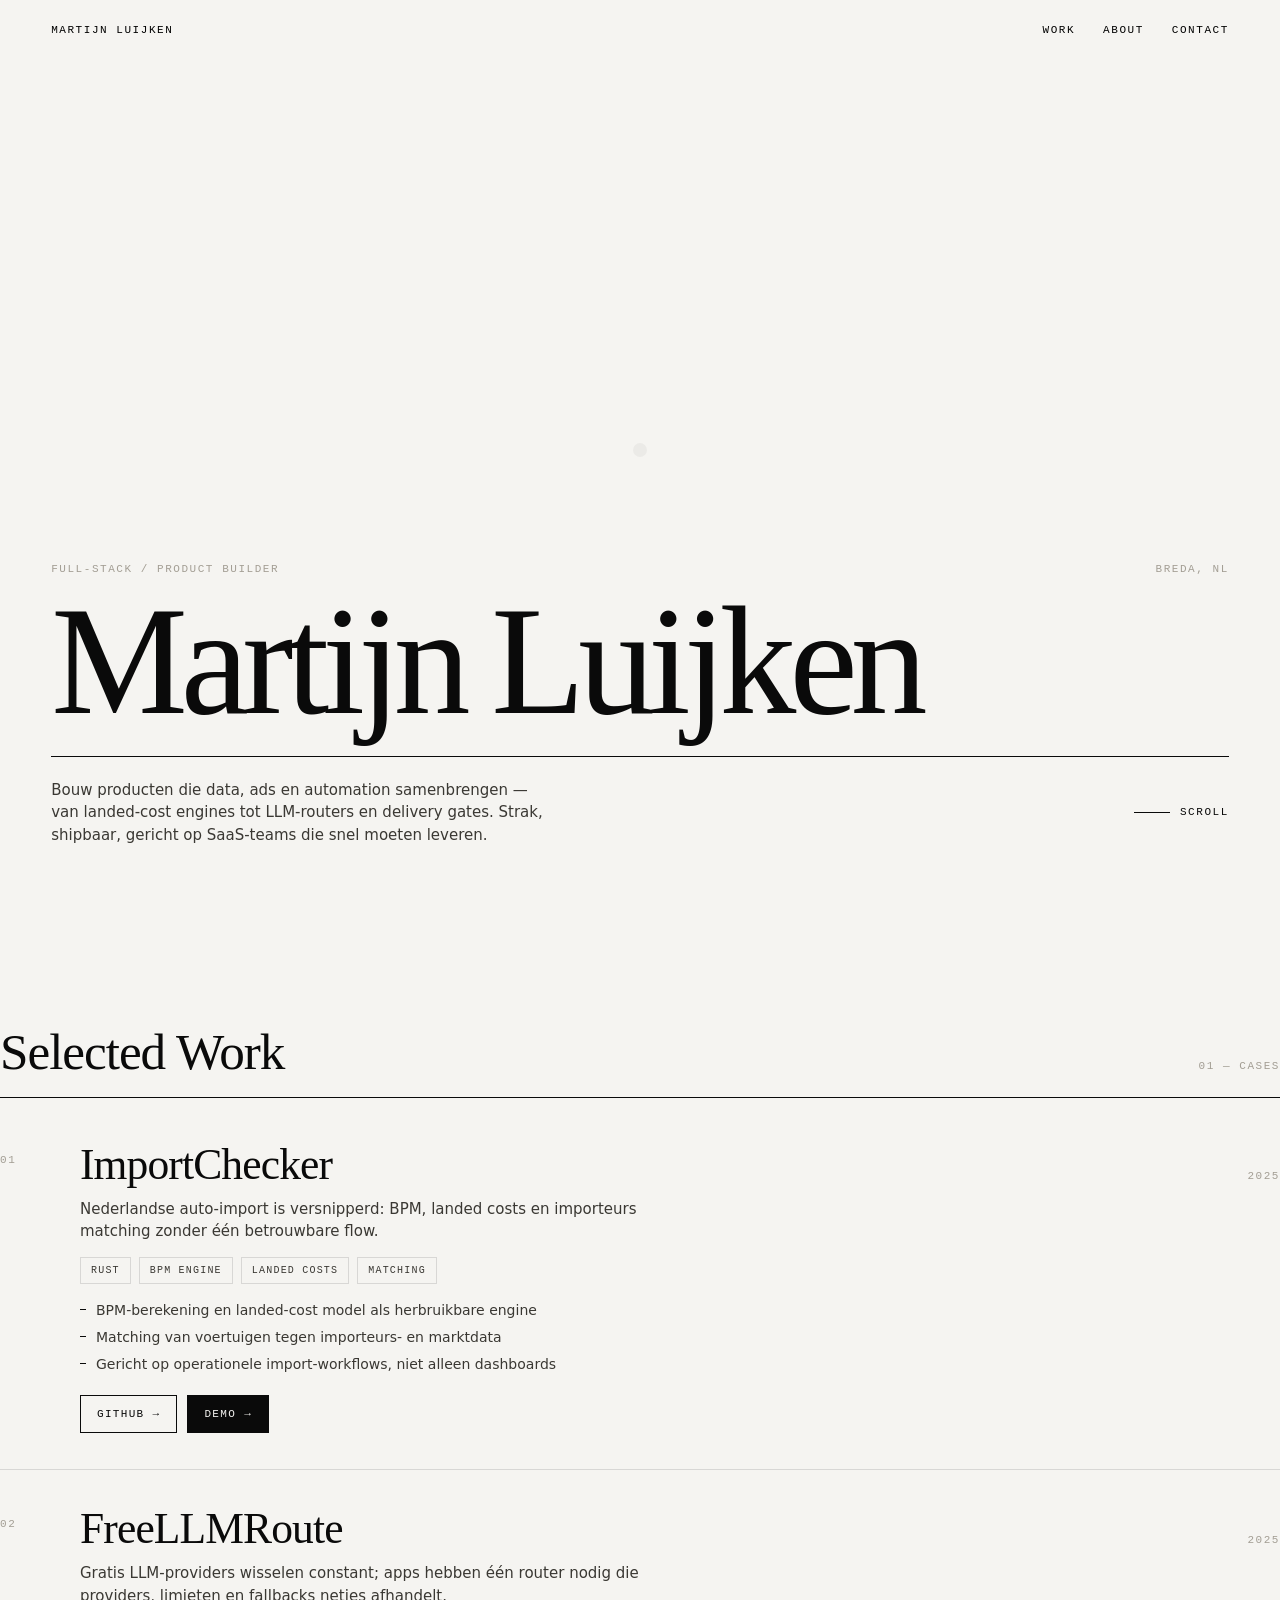
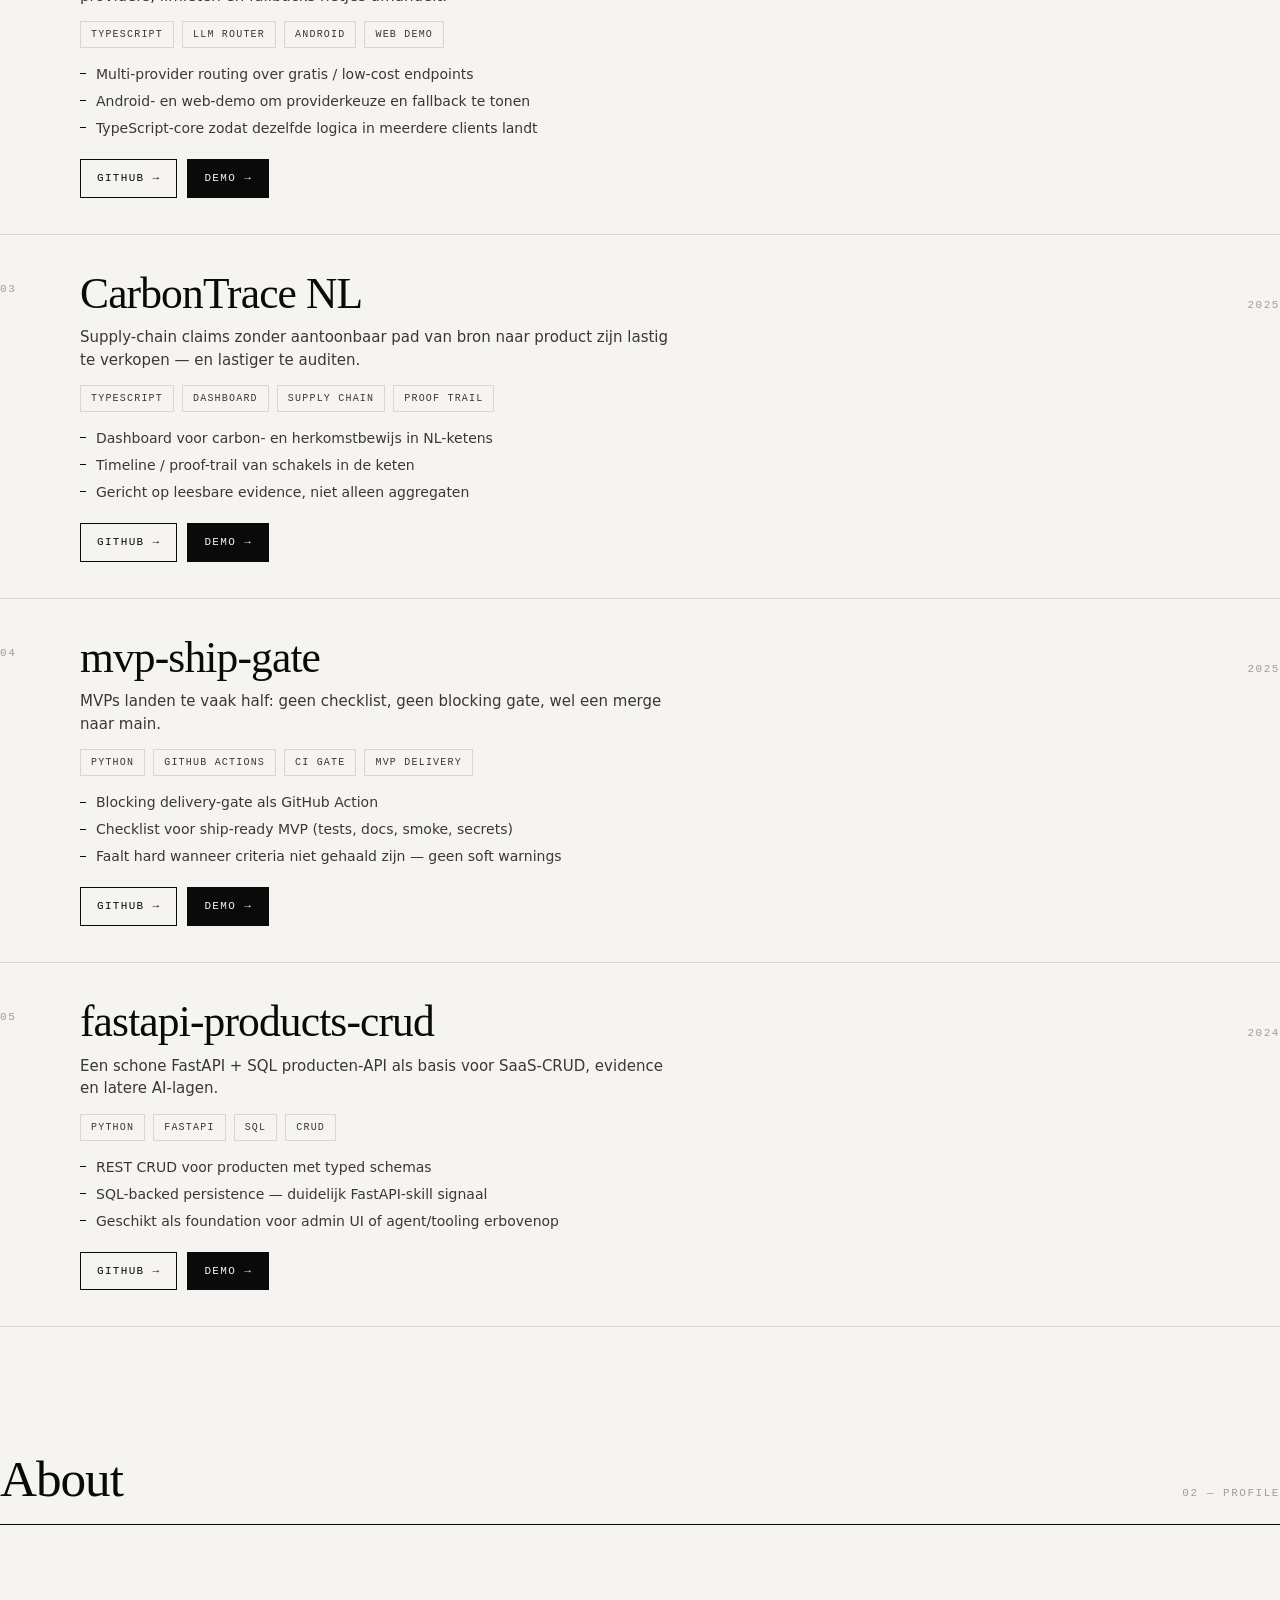
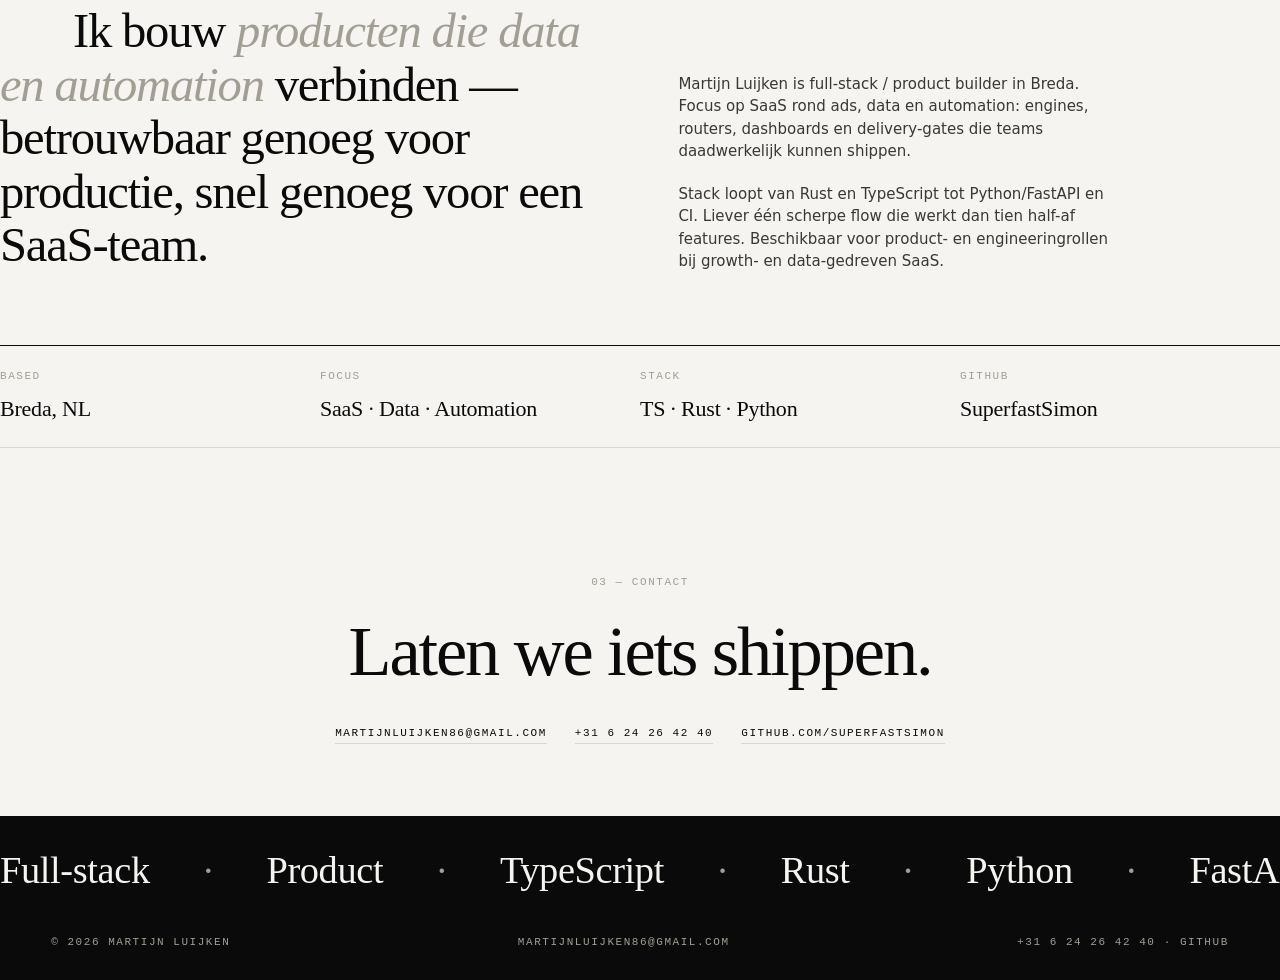
<file: index.html>
<!DOCTYPE html>
<html lang="nl">
<head>
<meta charset="utf-8">
<meta name="viewport" content="width=device-width, initial-scale=1">
<meta name="description" content="Martijn Luijken — full-stack / product builder in Breda. SaaS, data pipelines, automation.">
<title>Martijn Luijken — Full-stack / Product Builder</title>
<link rel="stylesheet" href="assets/site.css">
</head>
<body>

<div class="cursor" id="cursor" aria-hidden="true"><span>View</span></div>

<header>
  <a href="#top">Martijn Luijken</a>
  <nav>
    <a href="#work">Work</a>
    <a href="#about">About</a>
    <a href="#contact">Contact</a>
  </nav>
</header>

<main id="top">
  <section class="hero wrap">
    <div class="hero-meta">
      <span>Full-stack / Product builder</span>
      <span>Breda, NL</span>
    </div>
    <h1 class="name" id="name" aria-label="Martijn Luijken"></h1>
    <div class="hero-line">
      <p>Bouw producten die data, ads en automation samenbrengen — van landed-cost engines tot LLM-routers en delivery gates. Strak, shipbaar, gericht op SaaS-teams die snel moeten leveren.</p>
      <span class="scroll"><i></i> Scroll</span>
    </div>
  </section>

  <section class="section wrap" id="work">
    <div class="section-head reveal">
      <h2>Selected Work</h2>
      <span class="index">01 — Cases</span>
    </div>
    <ul class="cases" id="projects">

      <li class="case reveal" data-art="1">
        <span class="num">01</span>
        <div class="case-body">
          <div class="case-top">
            <h3>ImportChecker</h3>
            <span class="year">2025</span>
          </div>
          <p class="problem">Nederlandse auto-import is versnipperd: BPM, landed costs en importeurs matching zonder één betrouwbare flow.</p>
          <div class="tags">
            <span class="tag">Rust</span>
            <span class="tag">BPM engine</span>
            <span class="tag">Landed costs</span>
            <span class="tag">Matching</span>
          </div>
          <ul class="bullets">
            <li>BPM-berekening en landed-cost model als herbruikbare engine</li>
            <li>Matching van voertuigen tegen importeurs- en marktdata</li>
            <li>Gericht op operationele import-workflows, niet alleen dashboards</li>
          </ul>
          <div class="case-actions">
            <a class="btn" href="https://github.com/SuperfastSimon/ImportChecker" target="_blank" rel="noopener noreferrer">GitHub <span class="arrow">→</span></a>
            <a class="btn btn-solid" href="demos/importchecker.html">Demo <span class="arrow">→</span></a>
          </div>
        </div>
      </li>

      <li class="case reveal" data-art="2">
        <span class="num">02</span>
        <div class="case-body">
          <div class="case-top">
            <h3>FreeLLMRoute</h3>
            <span class="year">2025</span>
          </div>
          <p class="problem">Gratis LLM-providers wisselen constant; apps hebben één router nodig die providers, limieten en fallbacks netjes afhandelt.</p>
          <div class="tags">
            <span class="tag">TypeScript</span>
            <span class="tag">LLM router</span>
            <span class="tag">Android</span>
            <span class="tag">Web demo</span>
          </div>
          <ul class="bullets">
            <li>Multi-provider routing over gratis / low-cost endpoints</li>
            <li>Android- en web-demo om providerkeuze en fallback te tonen</li>
            <li>TypeScript-core zodat dezelfde logica in meerdere clients landt</li>
          </ul>
          <div class="case-actions">
            <a class="btn" href="https://github.com/SuperfastSimon/FreeLLMRoute" target="_blank" rel="noopener noreferrer">GitHub <span class="arrow">→</span></a>
            <a class="btn btn-solid" href="demos/freellmroute.html">Demo <span class="arrow">→</span></a>
          </div>
        </div>
      </li>

      <li class="case reveal" data-art="3">
        <span class="num">03</span>
        <div class="case-body">
          <div class="case-top">
            <h3>CarbonTrace NL</h3>
            <span class="year">2025</span>
          </div>
          <p class="problem">Supply-chain claims zonder aantoonbaar pad van bron naar product zijn lastig te verkopen — en lastiger te auditen.</p>
          <div class="tags">
            <span class="tag">TypeScript</span>
            <span class="tag">Dashboard</span>
            <span class="tag">Supply chain</span>
            <span class="tag">Proof trail</span>
          </div>
          <ul class="bullets">
            <li>Dashboard voor carbon- en herkomstbewijs in NL-ketens</li>
            <li>Timeline / proof-trail van schakels in de keten</li>
            <li>Gericht op leesbare evidence, niet alleen aggregaten</li>
          </ul>
          <div class="case-actions">
            <a class="btn" href="https://github.com/SuperfastSimon/carbontrace-nl" target="_blank" rel="noopener noreferrer">GitHub <span class="arrow">→</span></a>
            <a class="btn btn-solid" href="demos/carbontrace.html">Demo <span class="arrow">→</span></a>
          </div>
        </div>
      </li>

      <li class="case reveal" data-art="4">
        <span class="num">04</span>
        <div class="case-body">
          <div class="case-top">
            <h3>mvp-ship-gate</h3>
            <span class="year">2025</span>
          </div>
          <p class="problem">MVPs landen te vaak half: geen checklist, geen blocking gate, wel een merge naar main.</p>
          <div class="tags">
            <span class="tag">Python</span>
            <span class="tag">GitHub Actions</span>
            <span class="tag">CI gate</span>
            <span class="tag">MVP delivery</span>
          </div>
          <ul class="bullets">
            <li>Blocking delivery-gate als GitHub Action</li>
            <li>Checklist voor ship-ready MVP (tests, docs, smoke, secrets)</li>
            <li>Faalt hard wanneer criteria niet gehaald zijn — geen soft warnings</li>
          </ul>
          <div class="case-actions">
            <a class="btn" href="https://github.com/SuperfastSimon/mvp-ship-gate" target="_blank" rel="noopener noreferrer">GitHub <span class="arrow">→</span></a>
            <a class="btn btn-solid" href="demos/mvp-ship-gate.html">Demo <span class="arrow">→</span></a>
          </div>
        </div>
      </li>

      <li class="case reveal" data-art="5">
        <span class="num">05</span>
        <div class="case-body">
          <div class="case-top">
            <h3>fastapi-products-crud</h3>
            <span class="year">2024</span>
          </div>
          <p class="problem">Een schone FastAPI + SQL producten-API als basis voor SaaS-CRUD, evidence en latere AI-lagen.</p>
          <div class="tags">
            <span class="tag">Python</span>
            <span class="tag">FastAPI</span>
            <span class="tag">SQL</span>
            <span class="tag">CRUD</span>
          </div>
          <ul class="bullets">
            <li>REST CRUD voor producten met typed schemas</li>
            <li>SQL-backed persistence — duidelijk FastAPI-skill signaal</li>
            <li>Geschikt als foundation voor admin UI of agent/tooling erbovenop</li>
          </ul>
          <div class="case-actions">
            <a class="btn" href="https://github.com/SuperfastSimon/fastapi-products-crud" target="_blank" rel="noopener noreferrer">GitHub <span class="arrow">→</span></a>
            <a class="btn btn-solid" href="demos/fastapi-products.html">Demo <span class="arrow">→</span></a>
          </div>
        </div>
      </li>

    </ul>
  </section>

  <section class="section wrap" id="about">
    <div class="section-head reveal">
      <h2>About</h2>
      <span class="index">02 — Profile</span>
    </div>
    <div class="about-grid">
      <p class="pull reveal">Ik bouw <em>producten die data en automation</em> verbinden — betrouwbaar genoeg voor productie, snel genoeg voor een SaaS-team.</p>
      <div class="about-copy reveal">
        <p>Martijn Luijken is full-stack / product builder in Breda. Focus op SaaS rond ads, data en automation: engines, routers, dashboards en delivery-gates die teams daadwerkelijk kunnen shippen.</p>
        <p>Stack loopt van Rust en TypeScript tot Python/FastAPI en CI. Liever één scherpe flow die werkt dan tien half-af features. Beschikbaar voor product- en engineeringrollen bij growth- en data-gedreven SaaS.</p>
      </div>
    </div>
    <dl class="facts reveal">
      <div class="fact"><dt>Based</dt><dd>Breda, NL</dd></div>
      <div class="fact"><dt>Focus</dt><dd>SaaS · Data · Automation</dd></div>
      <div class="fact"><dt>Stack</dt><dd>TS · Rust · Python</dd></div>
      <div class="fact"><dt>GitHub</dt><dd>SuperfastSimon</dd></div>
    </dl>
  </section>

  <section class="contact wrap" id="contact">
    <span class="index reveal">03 — Contact</span>
    <a class="big reveal" href="mailto:martijnluijken86@gmail.com">Laten we iets shippen.</a>
    <div class="contact-links reveal">
      <a href="mailto:martijnluijken86@gmail.com">martijnluijken86@gmail.com</a>
      <a href="tel:+31624264240">+31 6 24 26 42 40</a>
      <a href="https://github.com/SuperfastSimon" target="_blank" rel="noopener noreferrer">github.com/SuperfastSimon</a>
    </div>
  </section>
</main>

<footer>
  <div class="marquee" aria-hidden="true">
    <div class="marquee-track" id="track">
      <span>Full-stack</span><span>Product</span><span>TypeScript</span><span>Rust</span><span>Python</span><span>FastAPI</span><span>CI / CD</span><span>Data pipelines</span><span>LLM tooling</span>
    </div>
  </div>
  <div class="foot-meta">
    <span>© 2026 Martijn Luijken</span>
    <span><a href="mailto:martijnluijken86@gmail.com">martijnluijken86@gmail.com</a></span>
    <span><a href="tel:+31624264240">+31 6 24 26 42 40</a> · <a href="https://github.com/SuperfastSimon" target="_blank" rel="noopener noreferrer">GitHub</a></span>
  </div>
</footer>

<script src="assets/site.js"></script>
</body>
</html>
</file>
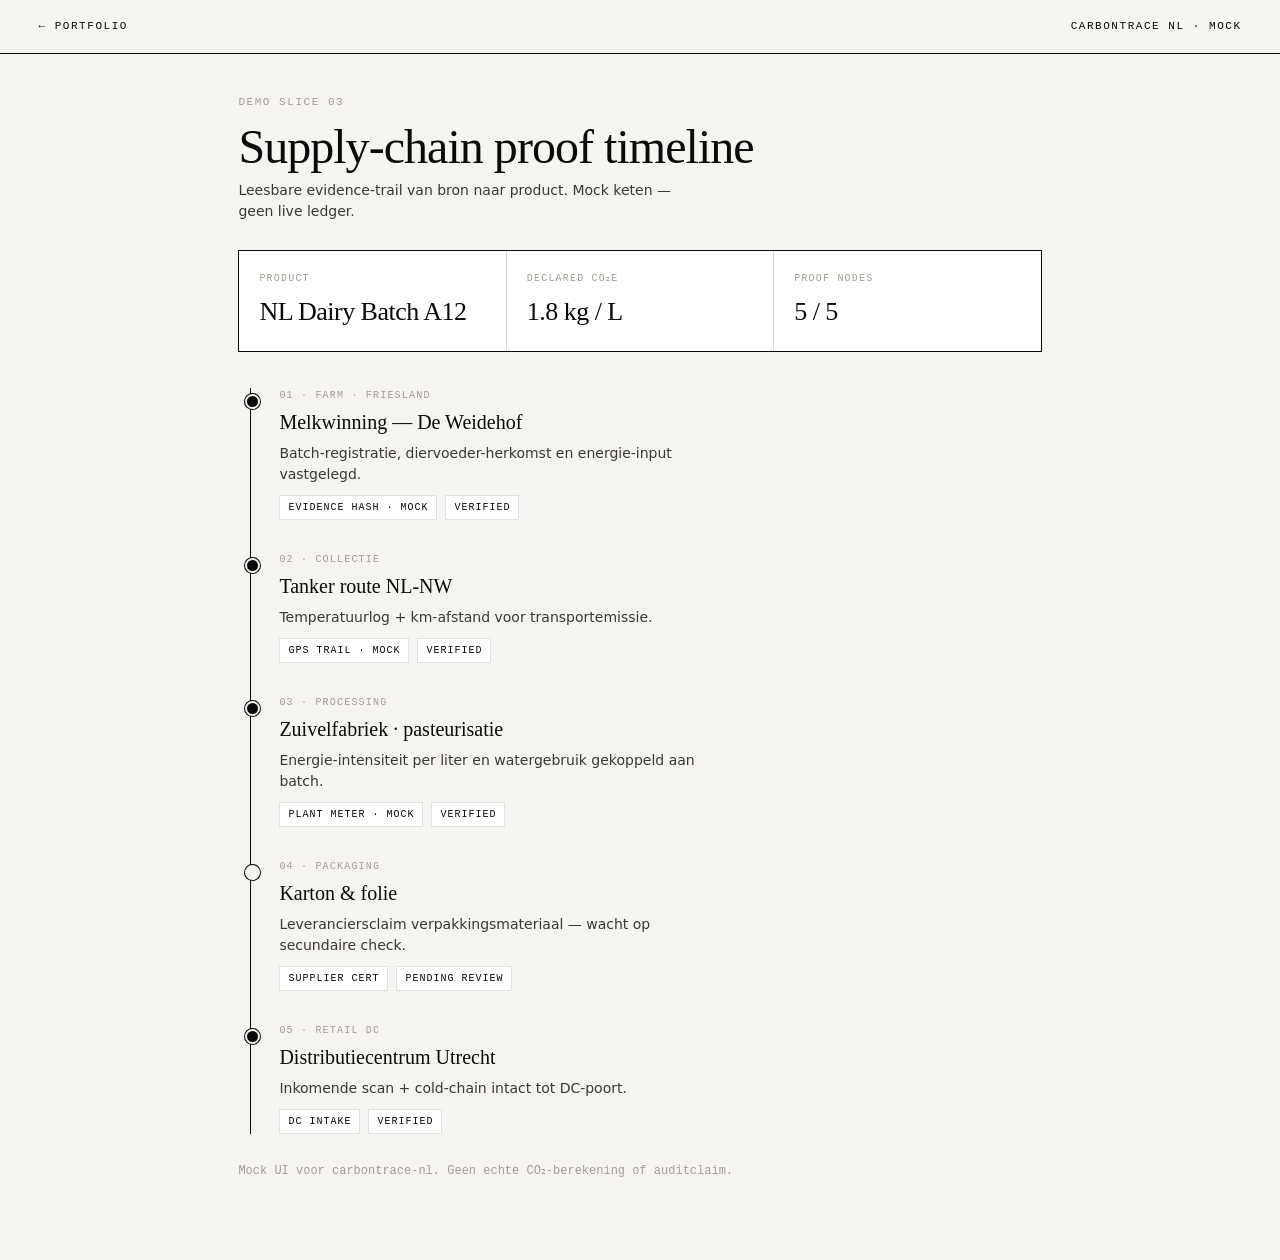
<file: demos/carbontrace.html>
<!DOCTYPE html>
<html lang="nl">
<head>
<meta charset="utf-8">
<meta name="viewport" content="width=device-width, initial-scale=1">
<title>CarbonTrace NL — Chain timeline mock</title>
<style>
  :root {
    --ink: #0a0a0a; --paper: #f5f4f1; --grey: #a39e94; --muted: #3a3833;
    --line: rgba(10,10,10,.12);
    --serif: 'Iowan Old Style', Palatino, Georgia, serif;
    --sans: ui-sans-serif, system-ui, Helvetica, Arial, sans-serif;
    --mono: ui-monospace, 'SF Mono', Menlo, monospace;
  }
  * { box-sizing: border-box; margin: 0; padding: 0; }
  body { background: var(--paper); color: var(--ink); font-family: var(--sans); font-size: 14px; line-height: 1.5; -webkit-font-smoothing: antialiased; }
  a { color: inherit; text-decoration: none; }
  .bar {
    display: flex; justify-content: space-between; align-items: center;
    padding: 18px clamp(16px, 3vw, 48px); border-bottom: 1px solid var(--ink);
    font-family: var(--mono); font-size: 11px; letter-spacing: .14em; text-transform: uppercase;
  }
  .bar a:hover { color: var(--grey); }
  .wrap { max-width: 880px; margin: 0 auto; padding: 40px clamp(16px, 3vw, 48px) 80px; }
  .eyebrow { font-family: var(--mono); font-size: 11px; letter-spacing: .14em; text-transform: uppercase; color: var(--grey); margin-bottom: 12px; }
  h1 { font-family: var(--serif); font-weight: 400; font-size: clamp(28px, 5vw, 48px); letter-spacing: -.02em; line-height: 1.05; margin-bottom: 8px; }
  .sub { color: var(--muted); max-width: 52ch; margin-bottom: 28px; }
  .stats {
    display: grid; grid-template-columns: repeat(3, 1fr); gap: 1px; background: var(--line);
    border: 1px solid var(--ink); margin-bottom: 36px;
  }
  @media (max-width: 560px) { .stats { grid-template-columns: 1fr; } }
  .stat { background: #fff; padding: 20px; }
  .stat dt { font-family: var(--mono); font-size: 10px; letter-spacing: .12em; text-transform: uppercase; color: var(--grey); margin-bottom: 6px; }
  .stat dd { font-family: var(--serif); font-size: 26px; letter-spacing: -.02em; }
  .timeline { border-left: 1px solid var(--ink); margin-left: 12px; padding-left: 28px; }
  .node { position: relative; padding: 0 0 32px; }
  .node:last-child { padding-bottom: 0; }
  .node::before {
    content: ''; position: absolute; left: -34px; top: 6px;
    width: 11px; height: 11px; border-radius: 50%; background: var(--ink); border: 2px solid var(--paper);
    box-shadow: 0 0 0 1px var(--ink);
  }
  .node.soft::before { background: var(--paper); }
  .node .when { font-family: var(--mono); font-size: 10px; letter-spacing: .12em; text-transform: uppercase; color: var(--grey); margin-bottom: 4px; }
  .node h3 { font-family: var(--serif); font-weight: 400; font-size: 20px; margin-bottom: 6px; }
  .node p { color: var(--muted); max-width: 48ch; }
  .proof {
    margin-top: 10px; display: inline-flex; gap: 8px; flex-wrap: wrap;
  }
  .chip {
    font-family: var(--mono); font-size: 10px; letter-spacing: .1em; text-transform: uppercase;
    padding: 4px 8px; border: 1px solid var(--line); background: #fff;
  }
  .note { margin-top: 28px; font-size: 12px; color: var(--grey); font-family: var(--mono); }
</style>
</head>
<body>
  <div class="bar">
    <a href="../index.html">← Portfolio</a>
    <span>CarbonTrace NL · mock</span>
  </div>
  <div class="wrap">
    <p class="eyebrow">Demo slice 03</p>
    <h1>Supply-chain proof timeline</h1>
    <p class="sub">Leesbare evidence-trail van bron naar product. Mock keten — geen live ledger.</p>
    <dl class="stats">
      <div class="stat"><dt>Product</dt><dd>NL Dairy Batch A12</dd></div>
      <div class="stat"><dt>Declared CO₂e</dt><dd>1.8 kg / L</dd></div>
      <div class="stat"><dt>Proof nodes</dt><dd>5 / 5</dd></div>
    </dl>
    <div class="timeline">
      <div class="node">
        <div class="when">01 · Farm · Friesland</div>
        <h3>Melkwinning — De Weidehof</h3>
        <p>Batch-registratie, diervoeder-herkomst en energie-input vastgelegd.</p>
        <div class="proof"><span class="chip">Evidence hash · mock</span><span class="chip">Verified</span></div>
      </div>
      <div class="node">
        <div class="when">02 · Collectie</div>
        <h3>Tanker route NL-NW</h3>
        <p>Temperatuurlog + km-afstand voor transportemissie.</p>
        <div class="proof"><span class="chip">GPS trail · mock</span><span class="chip">Verified</span></div>
      </div>
      <div class="node">
        <div class="when">03 · Processing</div>
        <h3>Zuivelfabriek · pasteurisatie</h3>
        <p>Energie-intensiteit per liter en watergebruik gekoppeld aan batch.</p>
        <div class="proof"><span class="chip">Plant meter · mock</span><span class="chip">Verified</span></div>
      </div>
      <div class="node soft">
        <div class="when">04 · Packaging</div>
        <h3>Karton &amp; folie</h3>
        <p>Leveranciersclaim verpakkingsmateriaal — wacht op secundaire check.</p>
        <div class="proof"><span class="chip">Supplier cert</span><span class="chip">Pending review</span></div>
      </div>
      <div class="node">
        <div class="when">05 · Retail DC</div>
        <h3>Distributiecentrum Utrecht</h3>
        <p>Inkomende scan + cold-chain intact tot DC-poort.</p>
        <div class="proof"><span class="chip">DC intake</span><span class="chip">Verified</span></div>
      </div>
    </div>
    <p class="note">Mock UI voor carbontrace-nl. Geen echte CO₂-berekening of auditclaim.</p>
  </div>
</body>
</html>
</file>
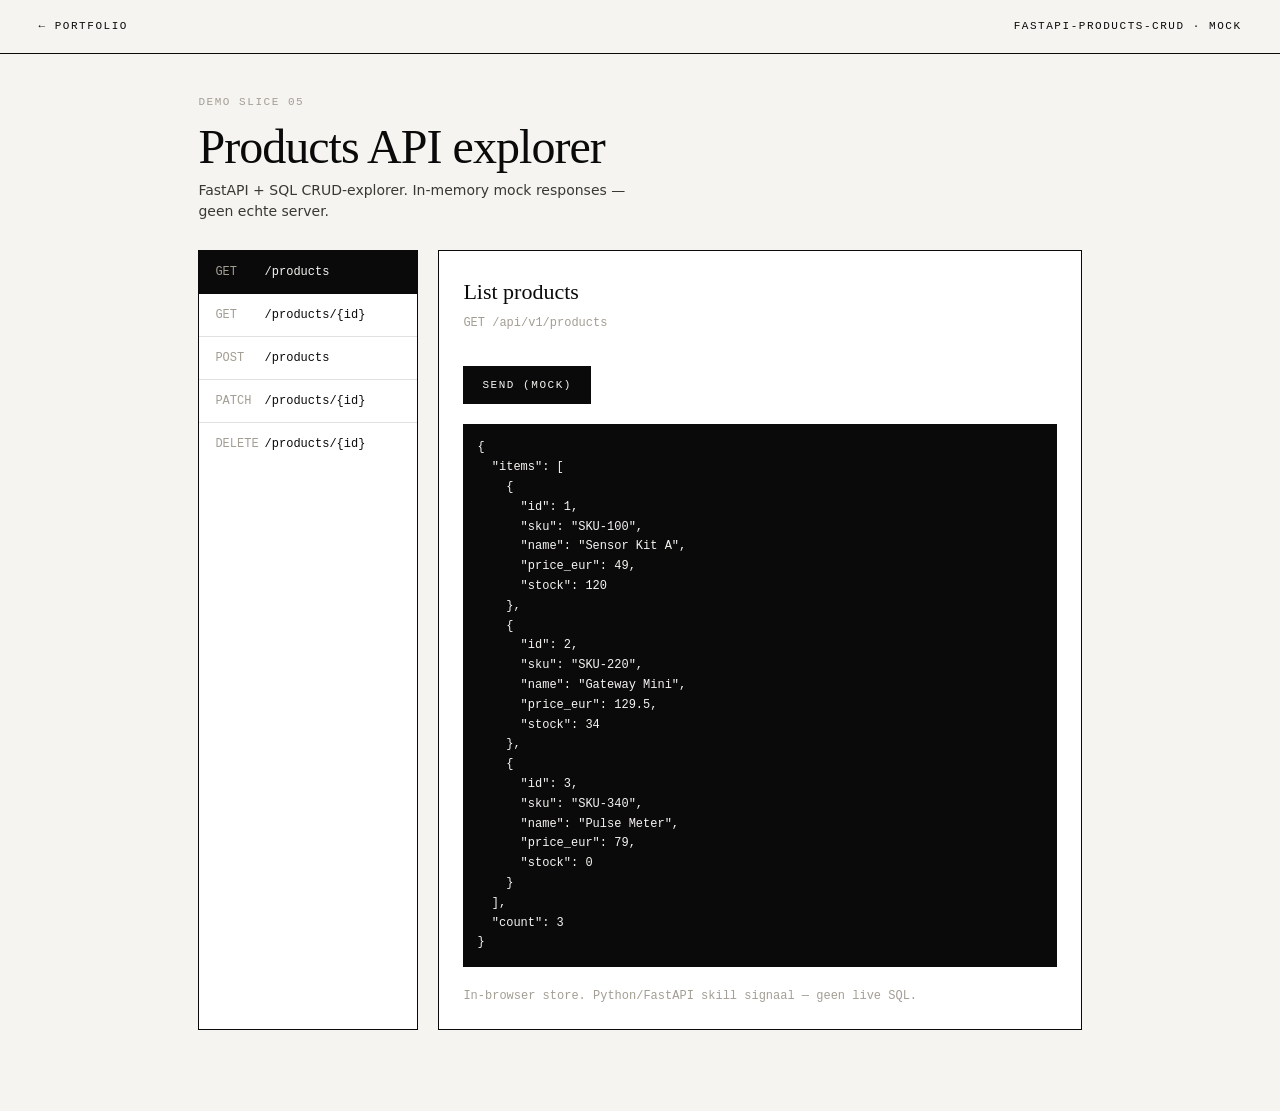
<file: demos/fastapi-products.html>
<!DOCTYPE html>
<html lang="nl">
<head>
<meta charset="utf-8">
<meta name="viewport" content="width=device-width, initial-scale=1">
<title>fastapi-products-crud — API explorer mock</title>
<style>
  :root {
    --ink: #0a0a0a; --paper: #f5f4f1; --grey: #a39e94; --muted: #3a3833;
    --line: rgba(10,10,10,.12);
    --serif: 'Iowan Old Style', Palatino, Georgia, serif;
    --sans: ui-sans-serif, system-ui, Helvetica, Arial, sans-serif;
    --mono: ui-monospace, 'SF Mono', Menlo, monospace;
  }
  * { box-sizing: border-box; margin: 0; padding: 0; }
  body { background: var(--paper); color: var(--ink); font-family: var(--sans); font-size: 14px; line-height: 1.5; -webkit-font-smoothing: antialiased; }
  a { color: inherit; text-decoration: none; }
  .bar {
    display: flex; justify-content: space-between; align-items: center;
    padding: 18px clamp(16px, 3vw, 48px); border-bottom: 1px solid var(--ink);
    font-family: var(--mono); font-size: 11px; letter-spacing: .14em; text-transform: uppercase;
  }
  .bar a:hover { color: var(--grey); }
  .wrap { max-width: 960px; margin: 0 auto; padding: 40px clamp(16px, 3vw, 48px) 80px; }
  .eyebrow { font-family: var(--mono); font-size: 11px; letter-spacing: .14em; text-transform: uppercase; color: var(--grey); margin-bottom: 12px; }
  h1 { font-family: var(--serif); font-weight: 400; font-size: clamp(28px, 5vw, 48px); letter-spacing: -.02em; line-height: 1.05; margin-bottom: 8px; }
  .sub { color: var(--muted); max-width: 52ch; margin-bottom: 28px; }
  .layout { display: grid; grid-template-columns: 220px 1fr; gap: 20px; }
  @media (max-width: 720px) { .layout { grid-template-columns: 1fr; } }
  .endpoints { border: 1px solid var(--ink); background: #fff; }
  .ep {
    display: block; width: 100%; text-align: left; padding: 14px 16px; border: none; border-bottom: 1px solid var(--line);
    background: transparent; cursor: pointer; font-family: var(--mono); font-size: 12px; color: var(--ink);
  }
  .ep:last-child { border-bottom: none; }
  .ep.on { background: var(--ink); color: var(--paper); }
  .ep .method { display: inline-block; width: 42px; color: var(--grey); }
  .ep.on .method { color: var(--grey); }
  .panel { border: 1px solid var(--ink); background: #fff; padding: 24px; min-height: 360px; }
  .panel h2 { font-family: var(--serif); font-weight: 400; font-size: 22px; margin-bottom: 6px; }
  .panel .path { font-family: var(--mono); font-size: 12px; color: var(--grey); margin-bottom: 18px; }
  label { display: block; font-family: var(--mono); font-size: 10px; letter-spacing: .12em; text-transform: uppercase; color: var(--grey); margin-bottom: 6px; margin-top: 12px; }
  input, textarea {
    width: 100%; padding: 10px 12px; border: 1px solid var(--line); background: var(--paper);
    font-family: var(--mono); font-size: 13px; color: var(--ink);
  }
  textarea { min-height: 100px; resize: vertical; }
  button.run {
    margin-top: 16px; padding: 12px 18px; background: var(--ink); color: var(--paper);
    border: 1px solid var(--ink); font-family: var(--mono); font-size: 11px; letter-spacing: .14em; text-transform: uppercase; cursor: pointer;
  }
  button.run:hover { background: transparent; color: var(--ink); }
  .response {
    margin-top: 20px; padding: 14px; background: var(--ink); color: var(--paper);
    font-family: var(--mono); font-size: 12px; line-height: 1.65; white-space: pre-wrap; overflow-x: auto;
  }
  .table { width: 100%; border-collapse: collapse; margin-top: 12px; font-size: 13px; }
  .table th, .table td { text-align: left; padding: 8px 6px; border-bottom: 1px solid var(--line); }
  .table th { font-family: var(--mono); font-size: 10px; letter-spacing: .1em; text-transform: uppercase; color: var(--grey); font-weight: 400; }
  .note { margin-top: 20px; font-size: 12px; color: var(--grey); font-family: var(--mono); }
</style>
</head>
<body>
  <div class="bar">
    <a href="../index.html">← Portfolio</a>
    <span>fastapi-products-crud · mock</span>
  </div>
  <div class="wrap">
    <p class="eyebrow">Demo slice 05</p>
    <h1>Products API explorer</h1>
    <p class="sub">FastAPI + SQL CRUD-explorer. In-memory mock responses — geen echte server.</p>
    <div class="layout">
      <div class="endpoints" id="eps">
        <button type="button" class="ep on" data-ep="list"><span class="method">GET</span> /products</button>
        <button type="button" class="ep" data-ep="get"><span class="method">GET</span> /products/{id}</button>
        <button type="button" class="ep" data-ep="create"><span class="method">POST</span> /products</button>
        <button type="button" class="ep" data-ep="patch"><span class="method">PATCH</span> /products/{id}</button>
        <button type="button" class="ep" data-ep="del"><span class="method">DELETE</span> /products/{id}</button>
      </div>
      <div class="panel">
        <h2 id="title">List products</h2>
        <div class="path" id="path">GET /api/v1/products</div>
        <div id="fields"></div>
        <button type="button" class="run" id="run">Send (mock)</button>
        <div class="response" id="out">{}</div>
        <p class="note">In-browser store. Python/FastAPI skill signaal — geen live SQL.</p>
      </div>
    </div>
  </div>
<script>
(function () {
  var products = [
    { id: 1, sku: 'SKU-100', name: 'Sensor Kit A', price_eur: 49.0, stock: 120 },
    { id: 2, sku: 'SKU-220', name: 'Gateway Mini', price_eur: 129.5, stock: 34 },
    { id: 3, sku: 'SKU-340', name: 'Pulse Meter', price_eur: 79.0, stock: 0 }
  ];
  var nextId = 4;
  var current = 'list';
  var defs = {
    list: { title: 'List products', path: 'GET /api/v1/products', fields: '' },
    get: { title: 'Get product', path: 'GET /api/v1/products/{id}', fields: '<label for="id">id</label><input id="id" value="1" />' },
    create: { title: 'Create product', path: 'POST /api/v1/products', fields: '<label for="body">JSON body</label><textarea id="body">{\n  "sku": "SKU-400",\n  "name": "Edge Dongle",\n  "price_eur": 39.0,\n  "stock": 50\n}</textarea>' },
    patch: { title: 'Update product', path: 'PATCH /api/v1/products/{id}', fields: '<label for="id">id</label><input id="id" value="2" /><label for="body">JSON body</label><textarea id="body">{\n  "stock": 40\n}</textarea>' },
    del: { title: 'Delete product', path: 'DELETE /api/v1/products/{id}', fields: '<label for="id">id</label><input id="id" value="3" />' }
  };

  function show(ep) {
    current = ep;
    document.querySelectorAll('.ep').forEach(function (b) {
      b.classList.toggle('on', b.getAttribute('data-ep') === ep);
    });
    document.getElementById('title').textContent = defs[ep].title;
    document.getElementById('path').textContent = defs[ep].path;
    document.getElementById('fields').innerHTML = defs[ep].fields;
    document.getElementById('out').textContent = '{}';
  }

  document.querySelectorAll('.ep').forEach(function (b) {
    b.addEventListener('click', function () { show(b.getAttribute('data-ep')); });
  });

  document.getElementById('run').addEventListener('click', function () {
    var out = document.getElementById('out');
    try {
      if (current === 'list') {
        out.textContent = JSON.stringify({ items: products, count: products.length }, null, 2);
      } else if (current === 'get') {
        var id = +document.getElementById('id').value;
        var found = products.find(function (p) { return p.id === id; });
        out.textContent = found
          ? JSON.stringify(found, null, 2)
          : JSON.stringify({ detail: 'Product not found' }, null, 2);
      } else if (current === 'create') {
        var body = JSON.parse(document.getElementById('body').value);
        var created = { id: nextId++, sku: body.sku, name: body.name, price_eur: body.price_eur, stock: body.stock };
        products.push(created);
        out.textContent = JSON.stringify({ status: 201, product: created }, null, 2);
      } else if (current === 'patch') {
        var pid = +document.getElementById('id').value;
        var patch = JSON.parse(document.getElementById('body').value);
        var target = products.find(function (p) { return p.id === pid; });
        if (!target) { out.textContent = JSON.stringify({ detail: 'Product not found' }, null, 2); return; }
        Object.keys(patch).forEach(function (k) { target[k] = patch[k]; });
        out.textContent = JSON.stringify({ status: 200, product: target }, null, 2);
      } else if (current === 'del') {
        var did = +document.getElementById('id').value;
        var before = products.length;
        products = products.filter(function (p) { return p.id !== did; });
        out.textContent = JSON.stringify({
          status: products.length < before ? 204 : 404,
          detail: products.length < before ? 'deleted' : 'Product not found'
        }, null, 2);
      }
    } catch (e) {
      out.textContent = JSON.stringify({ error: 'Invalid JSON / input', message: String(e.message) }, null, 2);
    }
  });

  show('list');
  document.getElementById('run').click();
})();
</script>
</body>
</html>
</file>
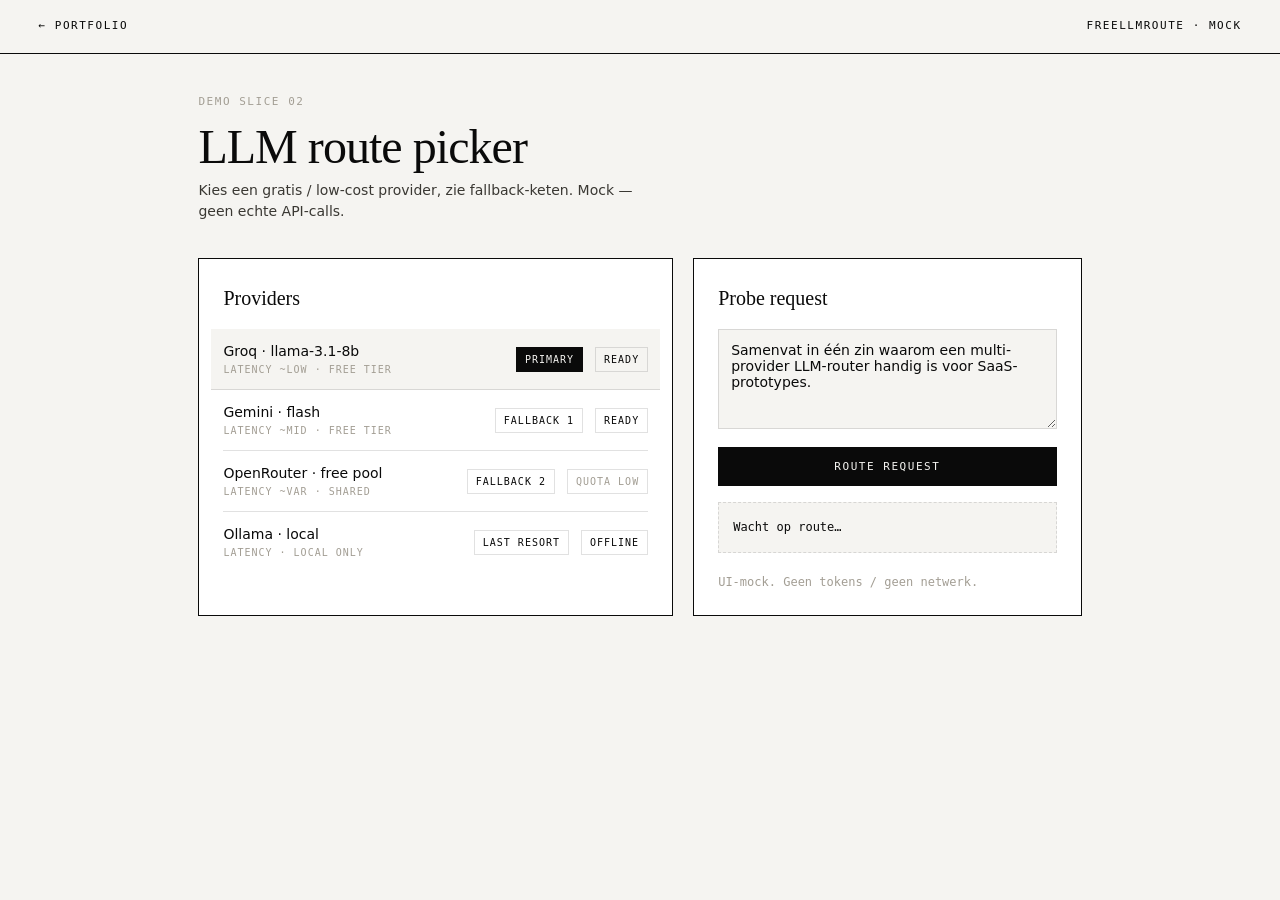
<file: demos/freellmroute.html>
<!DOCTYPE html>
<html lang="nl">
<head>
<meta charset="utf-8">
<meta name="viewport" content="width=device-width, initial-scale=1">
<title>FreeLLMRoute — Router mock</title>
<style>
  :root {
    --ink: #0a0a0a; --paper: #f5f4f1; --grey: #a39e94; --muted: #3a3833;
    --line: rgba(10,10,10,.12);
    --serif: 'Iowan Old Style', Palatino, Georgia, serif;
    --sans: ui-sans-serif, system-ui, Helvetica, Arial, sans-serif;
    --mono: ui-monospace, 'SF Mono', Menlo, monospace;
  }
  * { box-sizing: border-box; margin: 0; padding: 0; }
  body { background: var(--paper); color: var(--ink); font-family: var(--sans); font-size: 14px; line-height: 1.5; -webkit-font-smoothing: antialiased; }
  a { color: inherit; text-decoration: none; }
  .bar {
    display: flex; justify-content: space-between; align-items: center;
    padding: 18px clamp(16px, 3vw, 48px); border-bottom: 1px solid var(--ink);
    font-family: var(--mono); font-size: 11px; letter-spacing: .14em; text-transform: uppercase;
  }
  .bar a:hover { color: var(--grey); }
  .wrap { max-width: 960px; margin: 0 auto; padding: 40px clamp(16px, 3vw, 48px) 80px; }
  .eyebrow { font-family: var(--mono); font-size: 11px; letter-spacing: .14em; text-transform: uppercase; color: var(--grey); margin-bottom: 12px; }
  h1 { font-family: var(--serif); font-weight: 400; font-size: clamp(28px, 5vw, 48px); letter-spacing: -.02em; line-height: 1.05; margin-bottom: 8px; }
  .sub { color: var(--muted); max-width: 52ch; margin-bottom: 36px; }
  .grid { display: grid; grid-template-columns: 1.1fr .9fr; gap: 20px; }
  @media (max-width: 720px) { .grid { grid-template-columns: 1fr; } }
  .card { border: 1px solid var(--ink); background: #fff; padding: 24px; }
  .card h2 { font-family: var(--serif); font-weight: 400; font-size: 20px; margin-bottom: 16px; }
  .provider {
    display: grid; grid-template-columns: 1fr auto auto; gap: 12px; align-items: center;
    padding: 12px 0; border-bottom: 1px solid var(--line); cursor: pointer;
  }
  .provider:last-child { border-bottom: none; }
  .provider.on { background: var(--paper); margin: 0 -12px; padding: 12px; }
  .provider .name { font-weight: 500; }
  .provider .meta { font-family: var(--mono); font-size: 10px; letter-spacing: .1em; text-transform: uppercase; color: var(--grey); }
  .badge {
    font-family: var(--mono); font-size: 10px; letter-spacing: .1em; text-transform: uppercase;
    padding: 4px 8px; border: 1px solid var(--line);
  }
  .badge.ok { border-color: var(--ink); background: var(--ink); color: var(--paper); }
  .badge.warn { color: var(--grey); }
  textarea {
    width: 100%; min-height: 100px; padding: 12px; border: 1px solid var(--line);
    background: var(--paper); font-family: var(--sans); font-size: 14px; resize: vertical; color: var(--ink);
  }
  button {
    margin-top: 12px; width: 100%; padding: 12px; background: var(--ink); color: var(--paper);
    border: 1px solid var(--ink); font-family: var(--mono); font-size: 11px; letter-spacing: .14em; text-transform: uppercase; cursor: pointer;
  }
  button:hover { background: transparent; color: var(--ink); }
  .route-out {
    margin-top: 16px; padding: 14px; background: var(--paper); border: 1px dashed var(--line);
    font-family: var(--mono); font-size: 12px; line-height: 1.7; white-space: pre-wrap;
  }
  .note { margin-top: 20px; font-size: 12px; color: var(--grey); font-family: var(--mono); }
</style>
</head>
<body>
  <div class="bar">
    <a href="../index.html">← Portfolio</a>
    <span>FreeLLMRoute · mock</span>
  </div>
  <div class="wrap">
    <p class="eyebrow">Demo slice 02</p>
    <h1>LLM route picker</h1>
    <p class="sub">Kies een gratis / low-cost provider, zie fallback-keten. Mock — geen echte API-calls.</p>
    <div class="grid">
      <div class="card">
        <h2>Providers</h2>
        <div class="provider on" data-id="groq">
          <div>
            <div class="name">Groq · llama-3.1-8b</div>
            <div class="meta">Latency ~low · free tier</div>
          </div>
          <span class="badge ok">Primary</span>
          <span class="badge">Ready</span>
        </div>
        <div class="provider" data-id="gemini">
          <div>
            <div class="name">Gemini · flash</div>
            <div class="meta">Latency ~mid · free tier</div>
          </div>
          <span class="badge">Fallback 1</span>
          <span class="badge">Ready</span>
        </div>
        <div class="provider" data-id="openrouter">
          <div>
            <div class="name">OpenRouter · free pool</div>
            <div class="meta">Latency ~var · shared</div>
          </div>
          <span class="badge">Fallback 2</span>
          <span class="badge warn">Quota low</span>
        </div>
        <div class="provider" data-id="ollama">
          <div>
            <div class="name">Ollama · local</div>
            <div class="meta">Latency · local only</div>
          </div>
          <span class="badge">Last resort</span>
          <span class="badge">Offline</span>
        </div>
      </div>
      <div class="card">
        <h2>Probe request</h2>
        <textarea id="prompt">Samenvat in één zin waarom een multi-provider LLM-router handig is voor SaaS-prototypes.</textarea>
        <button type="button" id="route">Route request</button>
        <div class="route-out" id="out">Wacht op route…</div>
        <p class="note">UI-mock. Geen tokens / geen netwerk.</p>
      </div>
    </div>
  </div>
<script>
(function () {
  var providers = document.querySelectorAll('.provider');
  var selected = 'groq';
  var map = {
    groq: { name: 'Groq · llama-3.1-8b', chain: 'groq → gemini → openrouter' },
    gemini: { name: 'Gemini · flash', chain: 'gemini → openrouter → ollama' },
    openrouter: { name: 'OpenRouter · free pool', chain: 'openrouter → ollama' },
    ollama: { name: 'Ollama · local', chain: 'ollama (local only)' }
  };
  providers.forEach(function (p) {
    p.addEventListener('click', function () {
      providers.forEach(function (x) { x.classList.remove('on'); });
      p.classList.add('on');
      selected = p.getAttribute('data-id');
    });
  });
  document.getElementById('route').addEventListener('click', function () {
    var m = map[selected];
    var prompt = document.getElementById('prompt').value.slice(0, 80);
    document.getElementById('out').textContent =
      'status: routed (mock)\n' +
      'primary: ' + m.name + '\n' +
      'fallback: ' + m.chain + '\n' +
      'prompt: "' + prompt + (prompt.length >= 80 ? '…' : '') + '"\n' +
      'latency: ~' + (120 + Math.floor(Math.random() * 180)) + 'ms (simulated)\n' +
      'tokens: n/a — no live call';
  });
})();
</script>
</body>
</html>
</file>
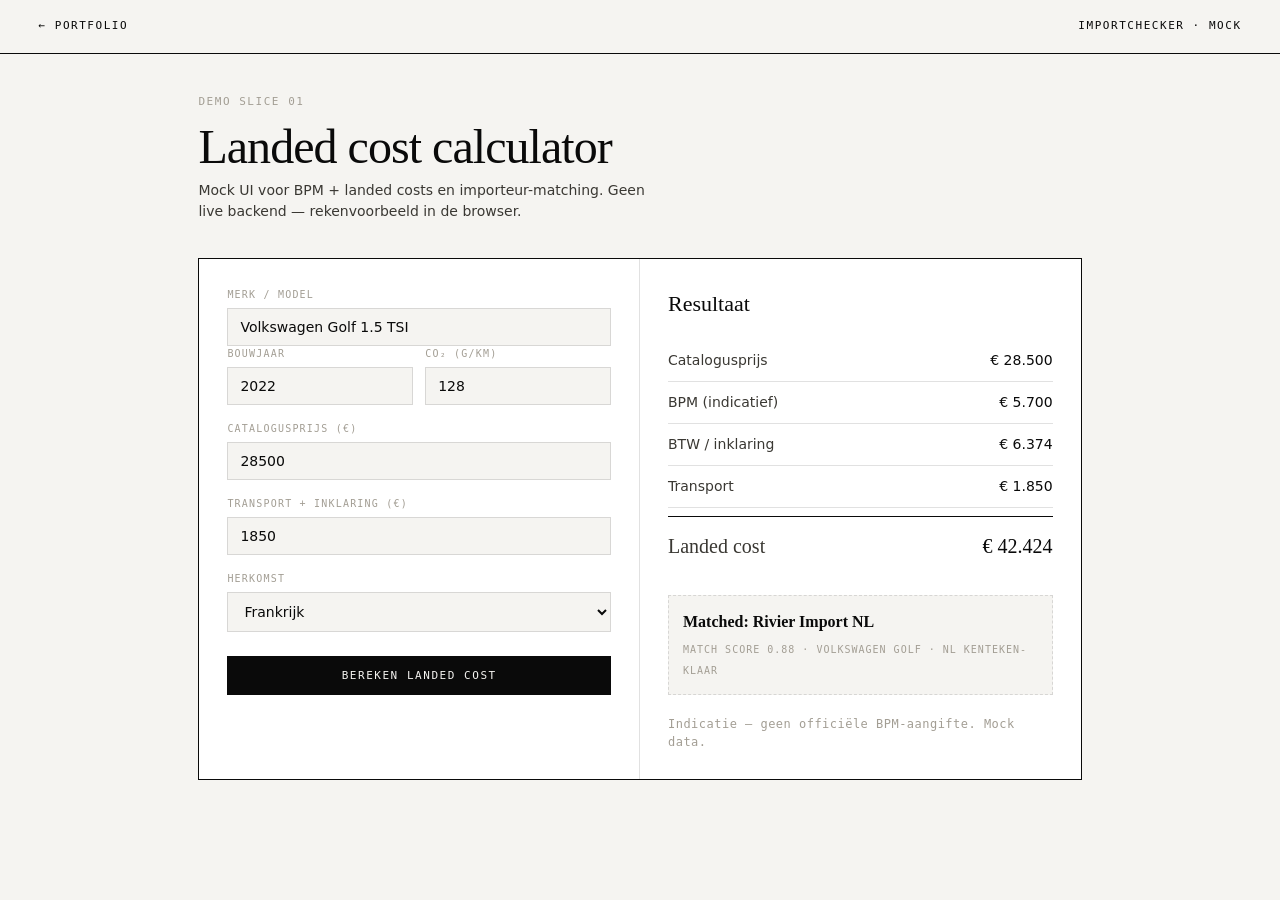
<file: demos/importchecker.html>
<!DOCTYPE html>
<html lang="nl">
<head>
<meta charset="utf-8">
<meta name="viewport" content="width=device-width, initial-scale=1">
<title>ImportChecker — Landed cost mock</title>
<style>
  :root {
    --ink: #0a0a0a; --paper: #f5f4f1; --grey: #a39e94; --muted: #3a3833;
    --line: rgba(10,10,10,.12); --ok: #2a5a3a;
    --serif: 'Iowan Old Style', Palatino, Georgia, serif;
    --sans: ui-sans-serif, system-ui, Helvetica, Arial, sans-serif;
    --mono: ui-monospace, 'SF Mono', Menlo, monospace;
  }
  * { box-sizing: border-box; margin: 0; padding: 0; }
  body { background: var(--paper); color: var(--ink); font-family: var(--sans); font-size: 14px; line-height: 1.5; -webkit-font-smoothing: antialiased; }
  a { color: inherit; text-decoration: none; }
  .bar {
    display: flex; justify-content: space-between; align-items: center;
    padding: 18px clamp(16px, 3vw, 48px);
    border-bottom: 1px solid var(--ink);
    font-family: var(--mono); font-size: 11px; letter-spacing: .14em; text-transform: uppercase;
  }
  .bar a:hover { color: var(--grey); }
  .wrap { max-width: 960px; margin: 0 auto; padding: 40px clamp(16px, 3vw, 48px) 80px; }
  .eyebrow { font-family: var(--mono); font-size: 11px; letter-spacing: .14em; text-transform: uppercase; color: var(--grey); margin-bottom: 12px; }
  h1 { font-family: var(--serif); font-weight: 400; font-size: clamp(28px, 5vw, 48px); letter-spacing: -.02em; line-height: 1.05; margin-bottom: 8px; }
  .sub { color: var(--muted); max-width: 52ch; margin-bottom: 36px; }
  .panel {
    border: 1px solid var(--ink); background: #fff;
    display: grid; grid-template-columns: 1fr 1fr; gap: 0;
  }
  @media (max-width: 720px) { .panel { grid-template-columns: 1fr; } }
  .form, .result { padding: 28px; }
  .form { border-right: 1px solid var(--line); }
  @media (max-width: 720px) { .form { border-right: none; border-bottom: 1px solid var(--line); } }
  label { display: block; font-family: var(--mono); font-size: 10px; letter-spacing: .12em; text-transform: uppercase; color: var(--grey); margin-bottom: 6px; margin-top: 16px; }
  label:first-child { margin-top: 0; }
  input, select {
    width: 100%; padding: 10px 12px; border: 1px solid var(--line); background: var(--paper);
    font-family: var(--sans); font-size: 14px; color: var(--ink);
  }
  input:focus, select:focus { outline: 1px solid var(--ink); border-color: var(--ink); }
  .row { display: grid; grid-template-columns: 1fr 1fr; gap: 12px; }
  button {
    margin-top: 24px; width: 100%; padding: 12px; background: var(--ink); color: var(--paper);
    border: 1px solid var(--ink); font-family: var(--mono); font-size: 11px; letter-spacing: .14em; text-transform: uppercase; cursor: pointer;
  }
  button:hover { background: transparent; color: var(--ink); }
  .result h2 { font-family: var(--serif); font-weight: 400; font-size: 22px; margin-bottom: 20px; }
  .line { display: flex; justify-content: space-between; padding: 10px 0; border-bottom: 1px solid var(--line); }
  .line span:first-child { color: var(--muted); }
  .line.total { border-bottom: none; border-top: 1px solid var(--ink); margin-top: 8px; padding-top: 14px; font-family: var(--serif); font-size: 20px; }
  .match {
    margin-top: 24px; padding: 14px; border: 1px dashed var(--line); background: var(--paper);
  }
  .match strong { display: block; font-family: var(--serif); font-size: 16px; margin-bottom: 4px; }
  .match .meta { font-family: var(--mono); font-size: 10px; letter-spacing: .1em; text-transform: uppercase; color: var(--grey); }
  .note { margin-top: 20px; font-size: 12px; color: var(--grey); font-family: var(--mono); letter-spacing: .04em; }
</style>
</head>
<body>
  <div class="bar">
    <a href="../index.html">← Portfolio</a>
    <span>ImportChecker · mock</span>
  </div>
  <div class="wrap">
    <p class="eyebrow">Demo slice 01</p>
    <h1>Landed cost calculator</h1>
    <p class="sub">Mock UI voor BPM + landed costs en importeur-matching. Geen live backend — rekenvoorbeeld in de browser.</p>
    <div class="panel">
      <div class="form">
        <label for="make">Merk / model</label>
        <input id="make" value="Volkswagen Golf 1.5 TSI" />
        <div class="row">
          <div>
            <label for="year">Bouwjaar</label>
            <input id="year" type="number" value="2022" />
          </div>
          <div>
            <label for="co2">CO₂ (g/km)</label>
            <input id="co2" type="number" value="128" />
          </div>
        </div>
        <label for="price">Catalogusprijs (€)</label>
        <input id="price" type="number" value="28500" />
        <label for="freight">Transport + inklaring (€)</label>
        <input id="freight" type="number" value="1850" />
        <label for="origin">Herkomst</label>
        <select id="origin">
          <option>Duitsland</option>
          <option>België</option>
          <option selected>Frankrijk</option>
        </select>
        <button type="button" id="calc">Bereken landed cost</button>
      </div>
      <div class="result">
        <h2>Resultaat</h2>
        <div class="line"><span>Catalogusprijs</span><span id="o-price">€ 28.500</span></div>
        <div class="line"><span>BPM (indicatief)</span><span id="o-bpm">€ 4.280</span></div>
        <div class="line"><span>BTW / inklaring</span><span id="o-vat">€ 5.985</span></div>
        <div class="line"><span>Transport</span><span id="o-freight">€ 1.850</span></div>
        <div class="line total"><span>Landed cost</span><span id="o-total">€ 40.615</span></div>
        <div class="match">
          <strong id="o-importer">Matched: AutoImport Zuid B.V.</strong>
          <span class="meta" id="o-score">Match score 0.87 · Golf / TSI · NL kenteken-klaar</span>
        </div>
        <p class="note">Indicatie — geen officiële BPM-aangifte. Mock data.</p>
      </div>
    </div>
  </div>
<script>
(function () {
  function fmt(n) {
    return '€ ' + Math.round(n).toLocaleString('nl-NL');
  }
  function run() {
    var price = +document.getElementById('price').value || 0;
    var freight = +document.getElementById('freight').value || 0;
    var co2 = +document.getElementById('co2').value || 0;
    var bpm = Math.max(0, (co2 - 80) * 95 + price * 0.04);
    var vat = (price + freight) * 0.21;
    var total = price + bpm + vat + freight;
    document.getElementById('o-price').textContent = fmt(price);
    document.getElementById('o-bpm').textContent = fmt(bpm);
    document.getElementById('o-vat').textContent = fmt(vat);
    document.getElementById('o-freight').textContent = fmt(freight);
    document.getElementById('o-total').textContent = fmt(total);
    var make = document.getElementById('make').value || 'Voertuig';
    var importers = ['AutoImport Zuid B.V.', 'Benelux Motor Trade', 'Rivier Import NL'];
    var i = Math.min(2, Math.floor(make.length % 3));
    document.getElementById('o-importer').textContent = 'Matched: ' + importers[i];
    document.getElementById('o-score').textContent = 'Match score 0.' + (82 + i * 3) + ' · ' + make.split(' ').slice(0, 2).join(' ') + ' · NL kenteken-klaar';
  }
  document.getElementById('calc').addEventListener('click', run);
  run();
})();
</script>
</body>
</html>
</file>
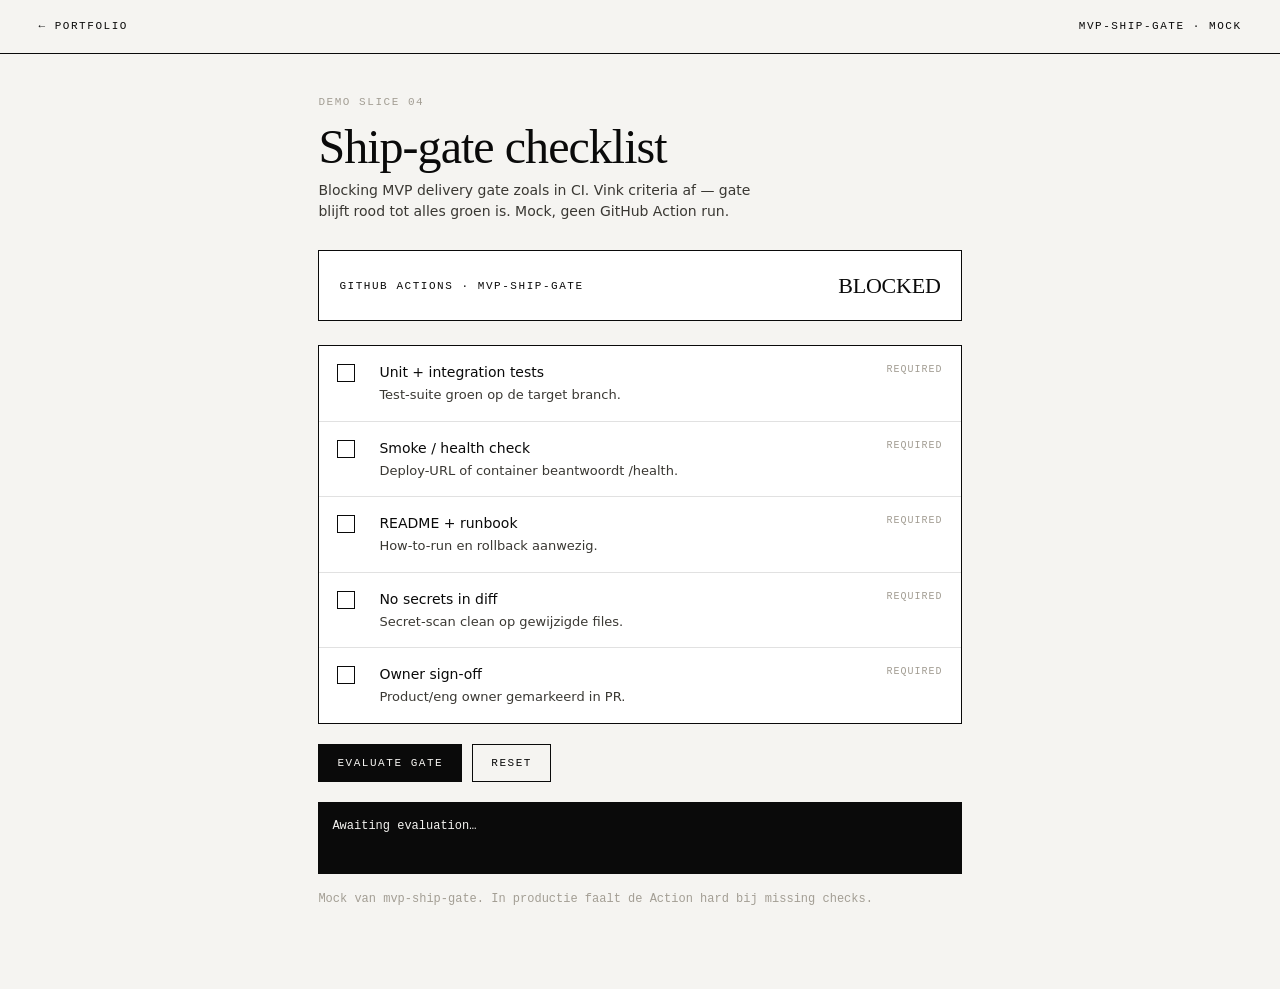
<file: demos/mvp-ship-gate.html>
<!DOCTYPE html>
<html lang="nl">
<head>
<meta charset="utf-8">
<meta name="viewport" content="width=device-width, initial-scale=1">
<title>mvp-ship-gate — Checklist mock</title>
<style>
  :root {
    --ink: #0a0a0a; --paper: #f5f4f1; --grey: #a39e94; --muted: #3a3833;
    --line: rgba(10,10,10,.12);
    --serif: 'Iowan Old Style', Palatino, Georgia, serif;
    --sans: ui-sans-serif, system-ui, Helvetica, Arial, sans-serif;
    --mono: ui-monospace, 'SF Mono', Menlo, monospace;
  }
  * { box-sizing: border-box; margin: 0; padding: 0; }
  body { background: var(--paper); color: var(--ink); font-family: var(--sans); font-size: 14px; line-height: 1.5; -webkit-font-smoothing: antialiased; }
  a { color: inherit; text-decoration: none; }
  .bar {
    display: flex; justify-content: space-between; align-items: center;
    padding: 18px clamp(16px, 3vw, 48px); border-bottom: 1px solid var(--ink);
    font-family: var(--mono); font-size: 11px; letter-spacing: .14em; text-transform: uppercase;
  }
  .bar a:hover { color: var(--grey); }
  .wrap { max-width: 720px; margin: 0 auto; padding: 40px clamp(16px, 3vw, 48px) 80px; }
  .eyebrow { font-family: var(--mono); font-size: 11px; letter-spacing: .14em; text-transform: uppercase; color: var(--grey); margin-bottom: 12px; }
  h1 { font-family: var(--serif); font-weight: 400; font-size: clamp(28px, 5vw, 48px); letter-spacing: -.02em; line-height: 1.05; margin-bottom: 8px; }
  .sub { color: var(--muted); max-width: 52ch; margin-bottom: 28px; }
  .status {
    display: flex; justify-content: space-between; align-items: center; gap: 16px; flex-wrap: wrap;
    padding: 18px 20px; border: 1px solid var(--ink); background: #fff; margin-bottom: 24px;
  }
  .status .label { font-family: var(--mono); font-size: 11px; letter-spacing: .14em; text-transform: uppercase; }
  .status .verdict {
    font-family: var(--serif); font-size: 22px; letter-spacing: -.01em;
  }
  .status.blocked .verdict { color: var(--ink); }
  .status.passed { background: var(--ink); color: var(--paper); }
  .status.passed .label { color: var(--grey); }
  .list { border: 1px solid var(--ink); background: #fff; }
  .item {
    display: grid; grid-template-columns: 28px 1fr auto; gap: 14px; align-items: start;
    padding: 16px 18px; border-bottom: 1px solid var(--line); cursor: pointer;
  }
  .item:last-child { border-bottom: none; }
  .box {
    width: 18px; height: 18px; border: 1px solid var(--ink); margin-top: 2px;
    display: grid; place-items: center; font-size: 11px; flex-shrink: 0;
  }
  .item.on .box { background: var(--ink); color: var(--paper); }
  .item .title { font-weight: 500; margin-bottom: 2px; }
  .item .desc { font-size: 13px; color: var(--muted); }
  .item .req {
    font-family: var(--mono); font-size: 10px; letter-spacing: .1em; text-transform: uppercase; color: var(--grey); white-space: nowrap;
  }
  .actions { margin-top: 20px; display: flex; gap: 10px; flex-wrap: wrap; }
  button {
    padding: 12px 18px; border: 1px solid var(--ink); background: var(--ink); color: var(--paper);
    font-family: var(--mono); font-size: 11px; letter-spacing: .14em; text-transform: uppercase; cursor: pointer;
  }
  button.ghost { background: transparent; color: var(--ink); }
  button:hover { opacity: .85; }
  .log {
    margin-top: 20px; padding: 14px; background: var(--ink); color: var(--paper);
    font-family: var(--mono); font-size: 12px; line-height: 1.7; white-space: pre-wrap; min-height: 72px;
  }
  .note { margin-top: 16px; font-size: 12px; color: var(--grey); font-family: var(--mono); }
</style>
</head>
<body>
  <div class="bar">
    <a href="../index.html">← Portfolio</a>
    <span>mvp-ship-gate · mock</span>
  </div>
  <div class="wrap">
    <p class="eyebrow">Demo slice 04</p>
    <h1>Ship-gate checklist</h1>
    <p class="sub">Blocking MVP delivery gate zoals in CI. Vink criteria af — gate blijft rood tot alles groen is. Mock, geen GitHub Action run.</p>
    <div class="status blocked" id="banner">
      <span class="label">GitHub Actions · mvp-ship-gate</span>
      <span class="verdict" id="verdict">BLOCKED</span>
    </div>
    <div class="list" id="list">
      <div class="item" data-key="tests">
        <div class="box"></div>
        <div>
          <div class="title">Unit + integration tests</div>
          <div class="desc">Test-suite groen op de target branch.</div>
        </div>
        <span class="req">Required</span>
      </div>
      <div class="item" data-key="smoke">
        <div class="box"></div>
        <div>
          <div class="title">Smoke / health check</div>
          <div class="desc">Deploy-URL of container beantwoordt /health.</div>
        </div>
        <span class="req">Required</span>
      </div>
      <div class="item" data-key="docs">
        <div class="box"></div>
        <div>
          <div class="title">README + runbook</div>
          <div class="desc">How-to-run en rollback aanwezig.</div>
        </div>
        <span class="req">Required</span>
      </div>
      <div class="item" data-key="secrets">
        <div class="box"></div>
        <div>
          <div class="title">No secrets in diff</div>
          <div class="desc">Secret-scan clean op gewijzigde files.</div>
        </div>
        <span class="req">Required</span>
      </div>
      <div class="item" data-key="owner">
        <div class="box"></div>
        <div>
          <div class="title">Owner sign-off</div>
          <div class="desc">Product/eng owner gemarkeerd in PR.</div>
        </div>
        <span class="req">Required</span>
      </div>
    </div>
    <div class="actions">
      <button type="button" id="evaluate">Evaluate gate</button>
      <button type="button" class="ghost" id="reset">Reset</button>
    </div>
    <div class="log" id="log">Awaiting evaluation…</div>
    <p class="note">Mock van mvp-ship-gate. In productie faalt de Action hard bij missing checks.</p>
  </div>
<script>
(function () {
  var items = document.querySelectorAll('.item');
  var state = {};
  items.forEach(function (el) {
    var key = el.getAttribute('data-key');
    state[key] = false;
    el.addEventListener('click', function () {
      state[key] = !state[key];
      el.classList.toggle('on', state[key]);
      el.querySelector('.box').textContent = state[key] ? '✓' : '';
    });
  });
  function evaluate() {
    var keys = Object.keys(state);
    var pass = keys.every(function (k) { return state[k]; });
    var missing = keys.filter(function (k) { return !state[k]; });
    var banner = document.getElementById('banner');
    var verdict = document.getElementById('verdict');
    if (pass) {
      banner.className = 'status passed';
      verdict.textContent = 'SHIP';
      document.getElementById('log').textContent =
        'exit_code: 0\nall required checks passed\nmerge to main: allowed (mock)';
    } else {
      banner.className = 'status blocked';
      verdict.textContent = 'BLOCKED';
      document.getElementById('log').textContent =
        'exit_code: 1\nblocked by: ' + missing.join(', ') + '\nmerge to main: denied (mock)';
    }
  }
  document.getElementById('evaluate').addEventListener('click', evaluate);
  document.getElementById('reset').addEventListener('click', function () {
    Object.keys(state).forEach(function (k) { state[k] = false; });
    items.forEach(function (el) {
      el.classList.remove('on');
      el.querySelector('.box').textContent = '';
    });
    document.getElementById('banner').className = 'status blocked';
    document.getElementById('verdict').textContent = 'BLOCKED';
    document.getElementById('log').textContent = 'Awaiting evaluation…';
  });
})();
</script>
</body>
</html>
</file>
<file: assets/site.css>
:root {
    --ink: #0a0a0a;
    --paper: #f5f4f1;
    --grey: #a39e94;
    --muted: #3a3833;
    --line: rgba(10, 10, 10, 0.12);
    --serif: 'Iowan Old Style', 'Palatino Linotype', Palatino, Georgia, ui-serif, serif;
    --sans: ui-sans-serif, system-ui, 'Helvetica Neue', Helvetica, Arial, sans-serif;
    --mono: ui-monospace, 'SF Mono', Menlo, 'Courier New', monospace;
    --ease: cubic-bezier(0.22, 1, 0.36, 1);
  }

  * { box-sizing: border-box; margin: 0; padding: 0; }

  html { scroll-behavior: smooth; }

  body {
    background: var(--paper);
    color: var(--ink);
    font-family: var(--sans);
    font-size: 15px;
    line-height: 1.5;
    -webkit-font-smoothing: antialiased;
    overflow-x: hidden;
    cursor: none;
  }

  a { color: inherit; text-decoration: none; }
  ::selection { background: var(--ink); color: var(--paper); }

  .cursor {
    position: fixed;
    top: 0; left: 0;
    width: 14px; height: 14px;
    border-radius: 50%;
    background: var(--ink);
    pointer-events: none;
    z-index: 1000;
    transform: translate(-50%, -50%);
    mix-blend-mode: difference;
    transition: width .45s var(--ease), height .45s var(--ease), background .3s;
    display: grid;
    place-items: center;
    overflow: hidden;
  }
  .cursor span {
    font-family: var(--mono);
    font-size: 11px;
    letter-spacing: .12em;
    text-transform: uppercase;
    color: var(--paper);
    opacity: 0;
    transform: translateY(6px);
    transition: opacity .3s .1s, transform .4s var(--ease) .1s;
  }
  .cursor.is-view { width: 84px; height: 84px; background: var(--ink); mix-blend-mode: normal; }
  .cursor.is-view span { opacity: 1; transform: translateY(0); }
  .cursor.is-link { width: 40px; height: 40px; }

  .wrap { padding: 0 clamp(20px, 4vw, 72px); }

  header {
    position: fixed;
    top: 0; left: 0; right: 0;
    display: flex;
    justify-content: space-between;
    align-items: center;
    padding: 22px clamp(20px, 4vw, 72px);
    font-family: var(--mono);
    font-size: 11px;
    letter-spacing: .14em;
    text-transform: uppercase;
    z-index: 50;
    mix-blend-mode: difference;
    color: var(--paper);
  }
  header nav { display: flex; gap: 28px; }
  header nav a { position: relative; }
  header nav a::after {
    content: '';
    position: absolute;
    left: 0; bottom: -4px;
    width: 100%; height: 1px;
    background: currentColor;
    transform: scaleX(0);
    transform-origin: right;
    transition: transform .5s var(--ease);
  }
  header nav a:hover::after { transform: scaleX(1); transform-origin: left; }

  .hero {
    min-height: 100svh;
    display: flex;
    flex-direction: column;
    justify-content: flex-end;
    padding-bottom: clamp(32px, 6vh, 80px);
    position: relative;
  }
  .hero-meta {
    display: flex;
    justify-content: space-between;
    align-items: flex-end;
    font-family: var(--mono);
    font-size: 11px;
    letter-spacing: .14em;
    text-transform: uppercase;
    color: var(--grey);
    margin-bottom: 18px;
    gap: 16px;
    flex-wrap: wrap;
  }
  .name {
    font-family: var(--serif);
    font-weight: 400;
    font-size: clamp(48px, 12vw, 220px);
    line-height: .86;
    letter-spacing: -0.045em;
    display: flex;
    flex-wrap: wrap;
    user-select: none;
  }
  .name .word { display: inline-flex; margin-right: .18em; }
  .name .word:last-child { margin-right: 0; }
  .name .ch {
    display: inline-block;
    position: relative;
    transition: transform .7s var(--ease);
  }
  .name .ch::before {
    content: attr(data-ch);
    position: absolute;
    left: 0; top: 0;
    color: var(--grey);
    opacity: 0;
    transform: translate(0, 0);
    transition: transform .7s var(--ease), opacity .5s;
    pointer-events: none;
  }
  .name:hover .ch { transform: translateY(calc(var(--i) * -0.9px)) translateX(calc(var(--j) * 1.6px)); }
  .name:hover .ch::before { opacity: .45; transform: translate(-.06em, .08em); }
  .name:hover .ch:nth-child(even) { transform: translateY(calc(var(--i) * 1.2px)); }
  .hero-line {
    margin-top: 28px;
    display: flex;
    justify-content: space-between;
    gap: 24px;
    flex-wrap: wrap;
    padding-top: 22px;
    border-top: 1px solid var(--ink);
  }
  .hero-line p { max-width: 52ch; font-size: 15px; color: var(--muted); }
  .hero-line .scroll {
    font-family: var(--mono);
    font-size: 11px;
    letter-spacing: .14em;
    text-transform: uppercase;
    display: flex;
    align-items: center;
    gap: 10px;
  }
  .hero-line .scroll i {
    display: inline-block;
    width: 36px; height: 1px;
    background: var(--ink);
    transform-origin: left;
    animation: pulse 2.2s var(--ease) infinite;
  }
  @keyframes pulse { 0%, 100% { transform: scaleX(.3); } 50% { transform: scaleX(1); } }

  .section { padding: clamp(80px, 14vh, 180px) 0 0; }
  .section-head {
    display: grid;
    grid-template-columns: 1fr auto;
    align-items: baseline;
    padding-bottom: 20px;
    border-bottom: 1px solid var(--ink);
    margin-bottom: 8px;
    gap: 16px;
  }
  .index {
    font-family: var(--mono);
    font-size: 11px;
    letter-spacing: .14em;
    text-transform: uppercase;
    color: var(--grey);
  }
  .section-head h2 {
    font-family: var(--serif);
    font-weight: 400;
    font-size: clamp(28px, 4vw, 56px);
    letter-spacing: -0.02em;
    line-height: 1;
  }

  .cases { list-style: none; }
  .case {
    display: grid;
    grid-template-columns: 56px 1fr;
    gap: 24px;
    padding: 36px 0;
    border-bottom: 1px solid var(--line);
    position: relative;
  }
  .case .num {
    font-family: var(--mono);
    font-size: 11px;
    letter-spacing: .14em;
    color: var(--grey);
    padding-top: 10px;
  }
  .case-body { min-width: 0; }
  .case-top {
    display: flex;
    justify-content: space-between;
    align-items: baseline;
    gap: 16px;
    flex-wrap: wrap;
    margin-bottom: 10px;
  }
  .case h3 {
    font-family: var(--serif);
    font-weight: 400;
    font-size: clamp(26px, 3.4vw, 48px);
    letter-spacing: -0.02em;
    line-height: 1.05;
  }
  .case .year {
    font-family: var(--mono);
    font-size: 11px;
    letter-spacing: .14em;
    color: var(--grey);
    white-space: nowrap;
  }
  .case .problem {
    color: var(--muted);
    max-width: 62ch;
    margin-bottom: 14px;
  }
  .tags {
    display: flex;
    flex-wrap: wrap;
    gap: 8px;
    margin-bottom: 16px;
  }
  .tag {
    font-family: var(--mono);
    font-size: 10px;
    letter-spacing: .12em;
    text-transform: uppercase;
    padding: 5px 10px;
    border: 1px solid var(--line);
    color: var(--muted);
  }
  .bullets {
    list-style: none;
    display: flex;
    flex-direction: column;
    gap: 6px;
    margin-bottom: 20px;
    max-width: 64ch;
  }
  .bullets li {
    position: relative;
    padding-left: 16px;
    color: var(--muted);
    font-size: 14px;
  }
  .bullets li::before {
    content: '';
    position: absolute;
    left: 0; top: .65em;
    width: 6px; height: 1px;
    background: var(--ink);
  }
  .case-actions {
    display: flex;
    flex-wrap: wrap;
    gap: 10px;
  }
  .btn {
    font-family: var(--mono);
    font-size: 11px;
    letter-spacing: .12em;
    text-transform: uppercase;
    padding: 10px 16px;
    border: 1px solid var(--ink);
    background: transparent;
    color: var(--ink);
    display: inline-flex;
    align-items: center;
    gap: 8px;
    transition: background .35s var(--ease), color .35s var(--ease);
    cursor: none;
  }
  .btn:hover { background: var(--ink); color: var(--paper); }
  .btn-solid { background: var(--ink); color: var(--paper); }
  .btn-solid:hover { background: transparent; color: var(--ink); }
  .btn .arrow { transition: transform .35s var(--ease); }
  .btn:hover .arrow { transform: translateX(3px); }

  .preview {
    position: fixed;
    top: 0; left: 0;
    width: 280px; height: 360px;
    pointer-events: none;
    z-index: 40;
    opacity: 0;
    transform: translate(-50%, -50%) scale(.9) rotate(-4deg);
    transition: opacity .4s var(--ease);
    overflow: hidden;
    box-shadow: 0 40px 80px -20px rgba(0,0,0,.4);
  }
  .preview.on { opacity: 1; }
  .preview .art {
    position: absolute;
    inset: 0;
    opacity: 0;
    transition: opacity .4s;
  }
  .preview .art.show { opacity: 1; }

  .art-1 {
    background:
      radial-gradient(circle at 30% 30%, #fff 0 22%, transparent 23%),
      radial-gradient(circle at 70% 70%, #0a0a0a 0 30%, transparent 31%),
      linear-gradient(#a39e94, #a39e94);
  }
  .art-2 {
    background:
      repeating-linear-gradient(90deg, #0a0a0a 0 8px, transparent 8px 22px),
      linear-gradient(180deg, #f5f4f1 0 50%, #a39e94 50%);
  }
  .art-3 {
    background:
      conic-gradient(from 0deg at 50% 50%, #0a0a0a 0 25%, #f5f4f1 25% 50%, #0a0a0a 50% 75%, #f5f4f1 75%);
    background-size: 100px 100px;
  }
  .art-4 {
    background:
      radial-gradient(ellipse at 50% 120%, #f5f4f1 0 40%, transparent 41%),
      linear-gradient(#0a0a0a, #0a0a0a);
  }
  .art-4::after {
    content: '';
    position: absolute;
    inset: 12% 12% auto 12%;
    height: 2px;
    background: #a39e94;
    box-shadow: 0 30px 0 #a39e94, 0 60px 0 #a39e94, 0 90px 0 #a39e94;
  }
  .art-5 {
    background:
      linear-gradient(135deg, transparent 0 48%, #0a0a0a 48% 52%, transparent 52%),
      linear-gradient(45deg, transparent 0 48%, #0a0a0a 48% 52%, transparent 52%),
      #f5f4f1;
    background-size: 80px 80px;
  }

  .about-grid {
    display: grid;
    grid-template-columns: 1fr 1fr;
    gap: clamp(32px, 6vw, 120px);
    padding: clamp(48px, 8vh, 100px) 0 0;
  }
  .pull {
    font-family: var(--serif);
    font-weight: 400;
    font-size: clamp(28px, 3.8vw, 56px);
    letter-spacing: -0.025em;
    line-height: 1.1;
    text-indent: 1.5em;
  }
  .pull em { font-style: italic; color: var(--grey); }
  .about-copy { font-size: 15px; color: var(--muted); display: flex; flex-direction: column; gap: 20px; align-self: end; }
  .about-copy p { max-width: 46ch; }
  .facts {
    margin-top: clamp(48px, 8vh, 100px);
    display: grid;
    grid-template-columns: repeat(auto-fit, minmax(160px, 1fr));
    border-top: 1px solid var(--ink);
  }
  .fact { padding: 22px 0; border-bottom: 1px solid var(--line); }
  .fact dt { font-family: var(--mono); font-size: 11px; letter-spacing: .14em; text-transform: uppercase; color: var(--grey); margin-bottom: 8px; }
  .fact dd { font-family: var(--serif); font-size: 22px; letter-spacing: -0.01em; }

  .contact {
    padding: clamp(80px, 14vh, 180px) 0 clamp(48px, 8vh, 100px);
    text-align: center;
  }
  .contact .index { display: block; margin-bottom: 24px; }
  .contact a.big {
    font-family: var(--serif);
    font-size: clamp(28px, 5.5vw, 88px);
    letter-spacing: -0.03em;
    line-height: 1.05;
    display: inline-block;
    position: relative;
  }
  .contact a.big::after {
    content: '';
    position: absolute;
    left: 0; bottom: .02em;
    width: 100%; height: 2px;
    background: var(--ink);
    transform: scaleX(0);
    transform-origin: right;
    transition: transform .6s var(--ease);
  }
  .contact a.big:hover::after { transform: scaleX(1); transform-origin: left; }
  .contact-links {
    margin-top: 36px;
    display: flex;
    justify-content: center;
    flex-wrap: wrap;
    gap: 28px;
    font-family: var(--mono);
    font-size: 11px;
    letter-spacing: .14em;
    text-transform: uppercase;
  }
  .contact-links a { border-bottom: 1px solid var(--line); padding-bottom: 2px; }
  .contact-links a:hover { border-color: var(--ink); }

  footer {
    background: var(--ink);
    color: var(--paper);
    padding: 26px 0 30px;
    overflow: hidden;
  }
  .marquee {
    display: flex;
    white-space: nowrap;
    font-family: var(--serif);
    font-size: clamp(22px, 3vw, 40px);
    letter-spacing: -0.01em;
  }
  .marquee-track {
    display: flex;
    gap: 0;
    animation: marquee 36s linear infinite;
    flex-shrink: 0;
  }
  .marquee span { padding-right: 1.4em; }
  .marquee span::after { content: '·'; color: var(--grey); padding-left: 1.4em; }
  @keyframes marquee { to { transform: translateX(-100%); } }
  .foot-meta {
    display: flex;
    justify-content: space-between;
    padding: 34px clamp(20px, 4vw, 72px) 0;
    font-family: var(--mono);
    font-size: 11px;
    letter-spacing: .14em;
    text-transform: uppercase;
    color: var(--grey);
    flex-wrap: wrap;
    gap: 12px;
  }
  .foot-meta a:hover { color: var(--paper); }

  .reveal { opacity: 0; transform: translateY(24px); transition: opacity .9s var(--ease), transform .9s var(--ease); }
  .reveal.in { opacity: 1; transform: none; }

  @media (max-width: 720px) {
    body { cursor: auto; }
    .cursor, .preview { display: none; }
    .btn { cursor: pointer; }
    .case { grid-template-columns: 40px 1fr; gap: 16px; }
    .about-grid { grid-template-columns: 1fr; }
    header nav { gap: 16px; }
  }
  @media (prefers-reduced-motion: reduce) {
    *, *::before, *::after { animation-duration: .001s !important; transition-duration: .001s !important; }
    .reveal { opacity: 1; transform: none; }
    html { scroll-behavior: auto; }
  }
</file>
